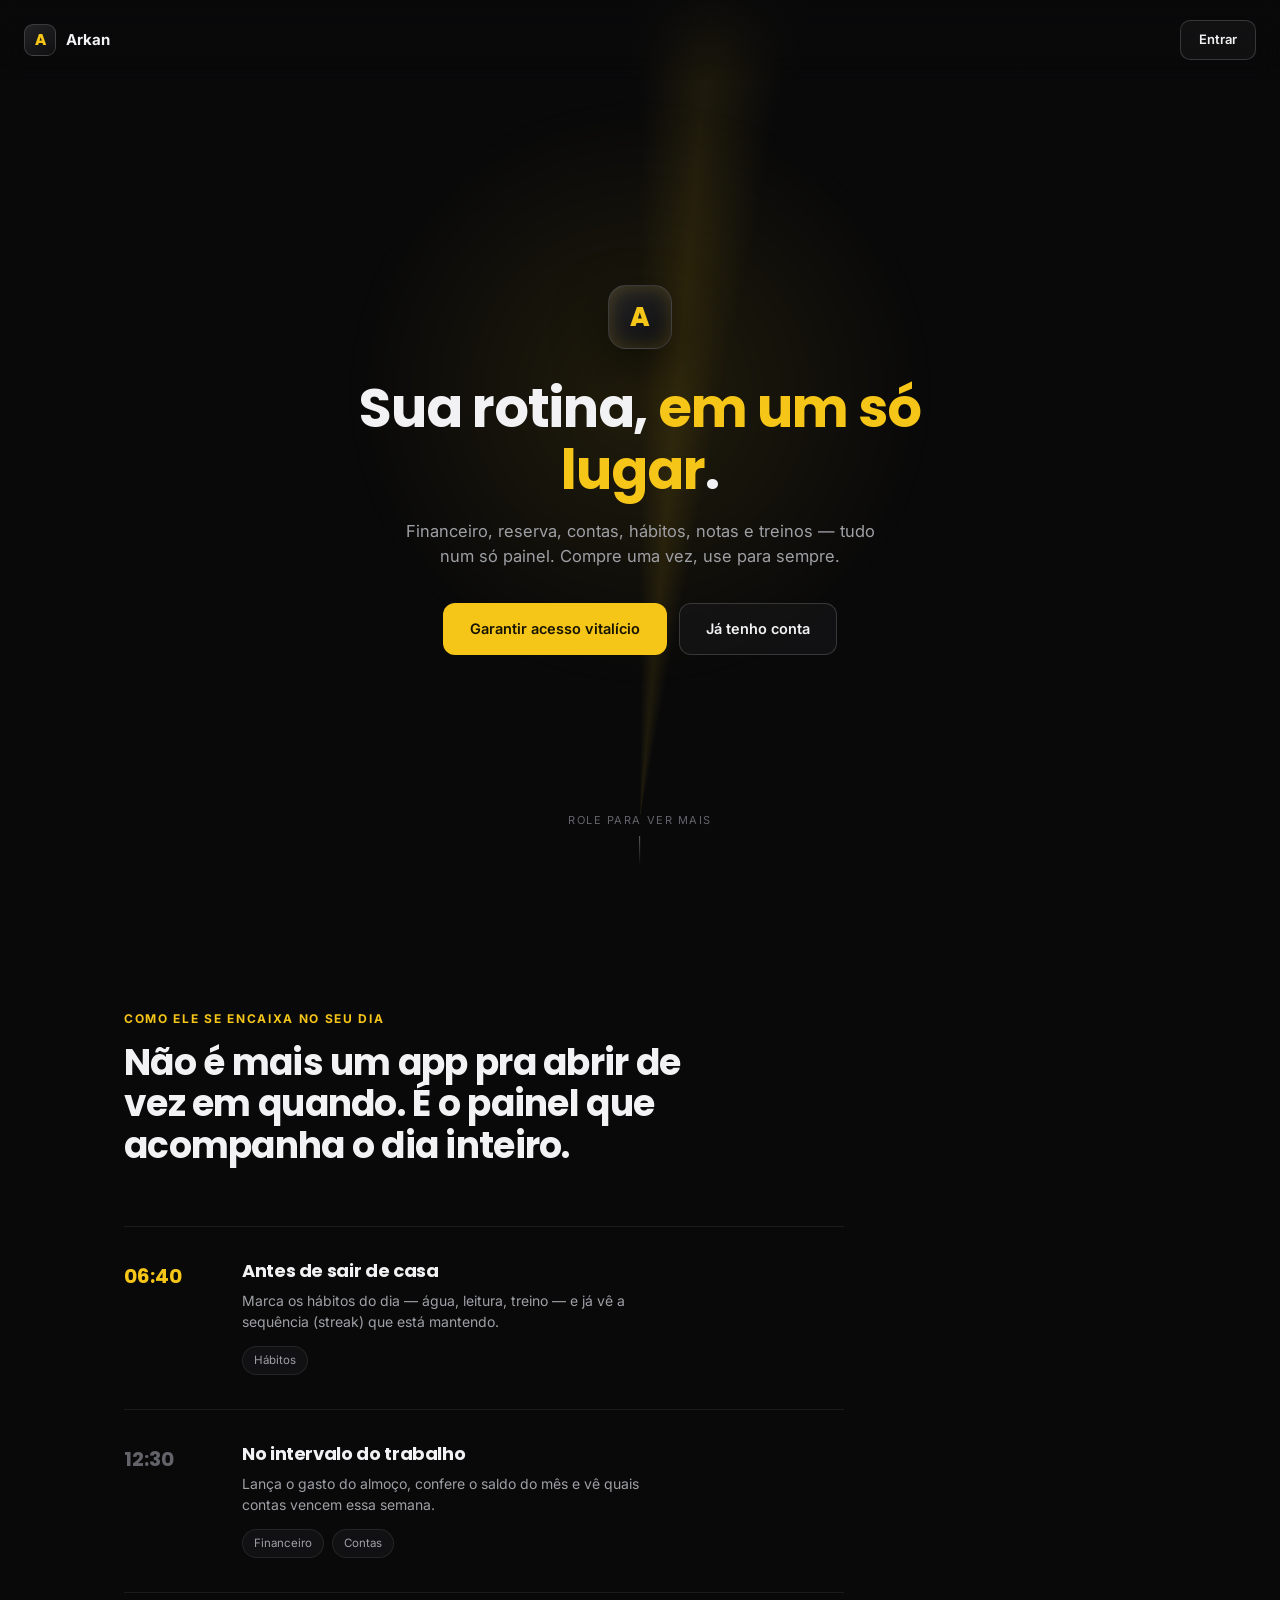
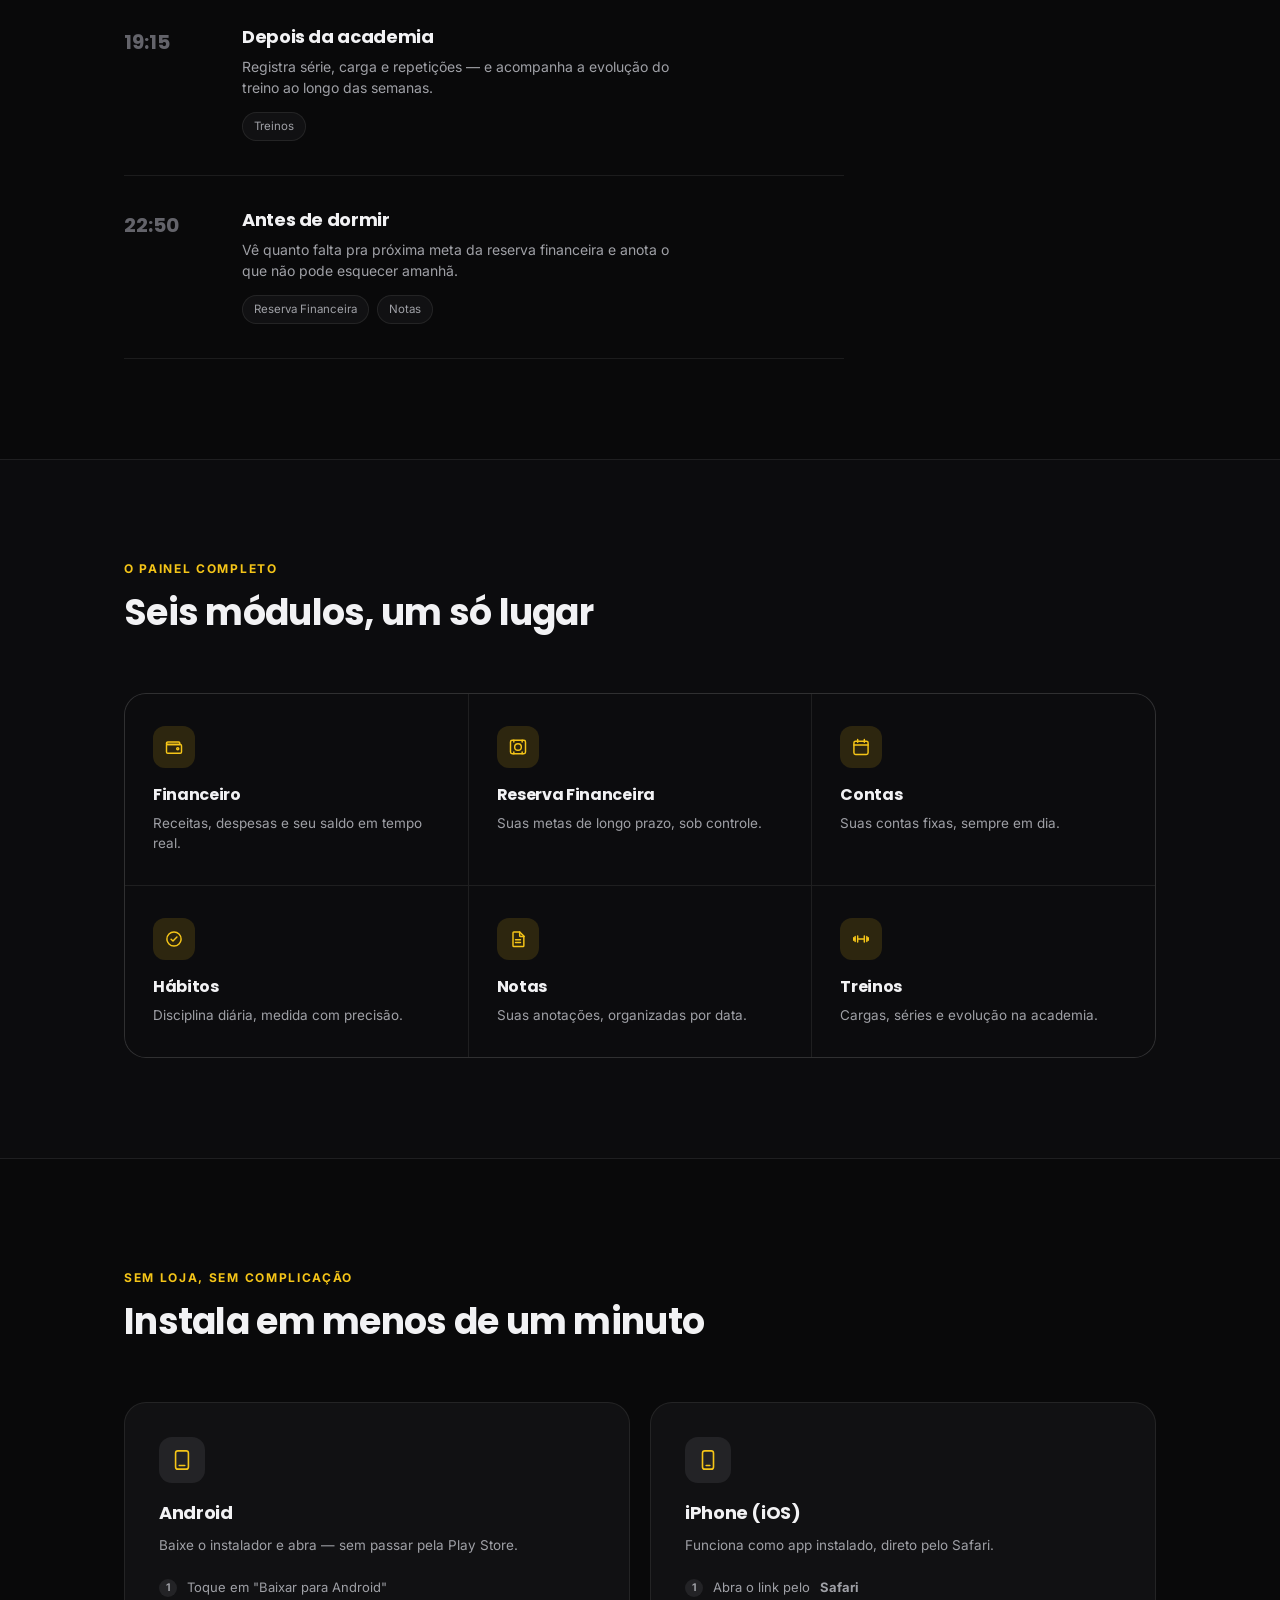
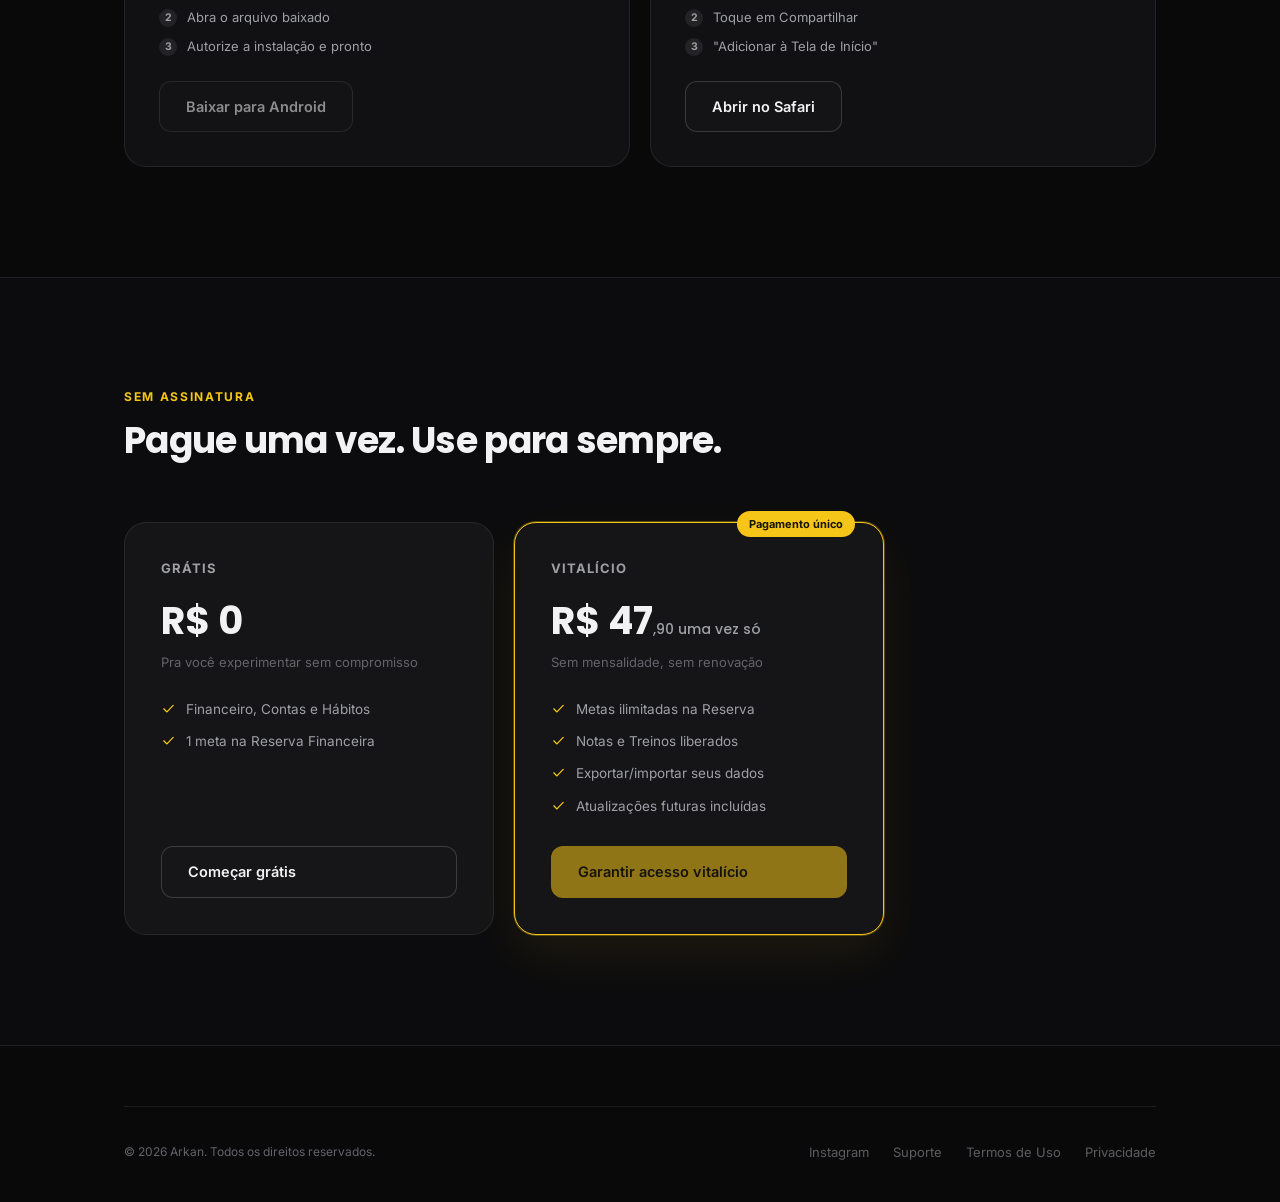
<file: index.html>
<!DOCTYPE html>
<html lang="pt-BR">
<head>
<meta charset="UTF-8">
<meta name="viewport" content="width=device-width, initial-scale=1.0">
<meta name="description" content="Arkan — o painel pessoal que acompanha o seu dia inteiro. Financeiro, reserva, contas, hábitos, notas e treinos, num só app. Acesso vitalício, sem assinatura.">
<meta name="color-scheme" content="dark">
<meta name="theme-color" content="#09090a">
<title>Arkan — Sua rotina em um só painel</title>
<link rel="icon" href="app/icons/favicon-32.png" sizes="32x32" type="image/png">
<link rel="preconnect" href="https://fonts.googleapis.com">
<link rel="preconnect" href="https://fonts.gstatic.com" crossorigin>
<link href="https://fonts.googleapis.com/css2?family=Poppins:wght@600;700;800&family=Inter:wght@400;500;600;700&display=swap" rel="stylesheet">
<link rel="stylesheet" href="landing.css">
</head>
<body>

<!-- ============================= NAV ============================= -->
<nav class="nav">
  <div class="nav-brand">
    <div class="nav-mark">A</div>
    Arkan
  </div>
  <a class="nav-cta" href="app/">Entrar</a>
</nav>

<!-- ============================= HERO ============================= -->
<header class="hero">
  <div class="hero-beam-layer"><div class="hero-beam"></div></div>
  <div class="hero-glow"></div>
  <div class="hero-content">
    <div class="hero-mark">A</div>
    <h1>Sua rotina, <em>em um só lugar</em>.</h1>
    <p>Financeiro, reserva, contas, hábitos, notas e treinos — tudo num só painel. Compre uma vez, use para sempre.</p>
    <div class="hero-ctas">
      <a class="btn btn-accent" href="#precos">Garantir acesso vitalício</a>
      <a class="btn btn-outline" href="app/">Já tenho conta</a>
    </div>
  </div>
  <div class="hero-scroll-hint"><span>Role para ver mais</span><div class="line"></div></div>
</header>

<!-- ============================= RITMO DO DIA ============================= -->
<section class="rhythm">
  <div class="wrap">
    <div class="section-eyebrow">Como ele se encaixa no seu dia</div>
    <h2 class="section-title">Não é mais um app pra abrir de vez em quando. É o painel que acompanha o dia inteiro.</h2>

    <div class="rhythm-list">
      <div class="rhythm-item is-active">
        <div class="rhythm-time">06:40</div>
        <div class="rhythm-body">
          <h3>Antes de sair de casa</h3>
          <p>Marca os hábitos do dia — água, leitura, treino — e já vê a sequência (streak) que está mantendo.</p>
          <div class="rhythm-tags"><span class="rhythm-tag">Hábitos</span></div>
        </div>
      </div>
      <div class="rhythm-item">
        <div class="rhythm-time">12:30</div>
        <div class="rhythm-body">
          <h3>No intervalo do trabalho</h3>
          <p>Lança o gasto do almoço, confere o saldo do mês e vê quais contas vencem essa semana.</p>
          <div class="rhythm-tags"><span class="rhythm-tag">Financeiro</span><span class="rhythm-tag">Contas</span></div>
        </div>
      </div>
      <div class="rhythm-item">
        <div class="rhythm-time">19:15</div>
        <div class="rhythm-body">
          <h3>Depois da academia</h3>
          <p>Registra série, carga e repetições — e acompanha a evolução do treino ao longo das semanas.</p>
          <div class="rhythm-tags"><span class="rhythm-tag">Treinos</span></div>
        </div>
      </div>
      <div class="rhythm-item">
        <div class="rhythm-time">22:50</div>
        <div class="rhythm-body">
          <h3>Antes de dormir</h3>
          <p>Vê quanto falta pra próxima meta da reserva financeira e anota o que não pode esquecer amanhã.</p>
          <div class="rhythm-tags"><span class="rhythm-tag">Reserva Financeira</span><span class="rhythm-tag">Notas</span></div>
        </div>
      </div>
    </div>
  </div>
</section>

<!-- ============================= RECURSOS ============================= -->
<section class="features">
  <div class="wrap">
    <div class="section-eyebrow">O painel completo</div>
    <h2 class="section-title">Seis módulos, um só lugar</h2>
    <div class="features-grid">
      <div class="feature-card">
        <div class="feature-ic"><svg width="20" height="20" viewBox="0 0 24 24" fill="none" stroke="currentColor" stroke-width="1.75" stroke-linecap="round" stroke-linejoin="round"><path d="M3 7.5A1.5 1.5 0 0 1 4.5 6h13A1.5 1.5 0 0 1 19 7.5V9H4.5A1.5 1.5 0 0 1 3 7.5Z"/><path d="M3 9v9a1.5 1.5 0 0 0 1.5 1.5h15A1.5 1.5 0 0 0 21 18V10.5A1.5 1.5 0 0 0 19.5 9H4.5A1.5 1.5 0 0 1 3 7.5"/><circle cx="16.5" cy="14" r="1.25"/></svg></div>
        <h3>Financeiro</h3>
        <p>Receitas, despesas e seu saldo em tempo real.</p>
      </div>
      <div class="feature-card">
        <div class="feature-ic"><svg width="20" height="20" viewBox="0 0 24 24" fill="none" stroke="currentColor" stroke-width="1.75" stroke-linecap="round" stroke-linejoin="round"><rect x="3" y="4" width="18" height="16" rx="2"/><circle cx="12" cy="12" r="4"/><path d="M7 4v2M17 4v2M7 18v2M17 18v2"/></svg></div>
        <h3>Reserva Financeira</h3>
        <p>Suas metas de longo prazo, sob controle.</p>
      </div>
      <div class="feature-card">
        <div class="feature-ic"><svg width="20" height="20" viewBox="0 0 24 24" fill="none" stroke="currentColor" stroke-width="1.75" stroke-linecap="round" stroke-linejoin="round"><rect x="3.5" y="5" width="17" height="16" rx="2"/><path d="M3.5 9.5h17"/><path d="M8 3v3.2M16 3v3.2"/></svg></div>
        <h3>Contas</h3>
        <p>Suas contas fixas, sempre em dia.</p>
      </div>
      <div class="feature-card">
        <div class="feature-ic"><svg width="20" height="20" viewBox="0 0 24 24" fill="none" stroke="currentColor" stroke-width="1.75" stroke-linecap="round" stroke-linejoin="round"><circle cx="12" cy="12" r="8.5"/><path d="m8.5 12.2 2.3 2.3 4.7-4.9"/></svg></div>
        <h3>Hábitos</h3>
        <p>Disciplina diária, medida com precisão.</p>
      </div>
      <div class="feature-card">
        <div class="feature-ic"><svg width="20" height="20" viewBox="0 0 24 24" fill="none" stroke="currentColor" stroke-width="1.75" stroke-linecap="round" stroke-linejoin="round"><path d="M7 3.5h7L19 8.5V20a1 1 0 0 1-1 1H7a1 1 0 0 1-1-1V4.5a1 1 0 0 1 1-1Z"/><path d="M14 3.5V8a1 1 0 0 0 1 1h4.4"/><path d="M9 13h6M9 16.2h6"/></svg></div>
        <h3>Notas</h3>
        <p>Suas anotações, organizadas por data.</p>
      </div>
      <div class="feature-card">
        <div class="feature-ic"><svg width="20" height="20" viewBox="0 0 24 24" fill="none" stroke="currentColor" stroke-width="1.75" stroke-linecap="round" stroke-linejoin="round"><path d="M5 9v6M3.3 10.5v3M19 9v6M20.7 10.5v3"/><path d="M8 8.5v7M16 8.5v7"/><path d="M8 12h8"/></svg></div>
        <h3>Treinos</h3>
        <p>Cargas, séries e evolução na academia.</p>
      </div>
    </div>
  </div>
</section>

<!-- ============================= INSTALAÇÃO ============================= -->
<section class="install">
  <div class="wrap">
    <div class="section-eyebrow">Sem loja, sem complicação</div>
    <h2 class="section-title">Instala em menos de um minuto</h2>
    <div class="install-grid">
      <div class="install-card">
        <div class="platform-ic"><svg width="22" height="22" viewBox="0 0 24 24" fill="none" stroke="currentColor" stroke-width="1.75" stroke-linecap="round" stroke-linejoin="round"><rect x="5" y="2" width="14" height="20" rx="2.5"/><path d="M9 18h6"/></svg></div>
        <h3>Android</h3>
        <p>Baixe o instalador e abra — sem passar pela Play Store.</p>
        <ul class="install-steps">
          <li><span class="n">1</span>Toque em "Baixar para Android"</li>
          <li><span class="n">2</span>Abra o arquivo baixado</li>
          <li><span class="n">3</span>Autorize a instalação e pronto</li>
        </ul>
        <a class="btn btn-outline" href="#" aria-disabled="true">Baixar para Android</a>
      </div>
      <div class="install-card">
        <div class="platform-ic"><svg width="22" height="22" viewBox="0 0 24 24" fill="none" stroke="currentColor" stroke-width="1.75" stroke-linecap="round" stroke-linejoin="round"><rect x="6" y="2" width="12" height="20" rx="2.5"/><path d="M10 18h4"/></svg></div>
        <h3>iPhone (iOS)</h3>
        <p>Funciona como app instalado, direto pelo Safari.</p>
        <ul class="install-steps">
          <li><span class="n">1</span>Abra o link pelo <strong>Safari</strong></li>
          <li><span class="n">2</span>Toque em Compartilhar</li>
          <li><span class="n">3</span>"Adicionar à Tela de Início"</li>
        </ul>
        <a class="btn btn-outline" href="app/">Abrir no Safari</a>
      </div>
    </div>
  </div>
</section>

<!-- ============================= PREÇOS ============================= -->
<section class="pricing" id="precos">
  <div class="wrap">
    <div class="section-eyebrow">Sem assinatura</div>
    <h2 class="section-title">Pague uma vez. Use para sempre.</h2>
    <div class="pricing-grid">
      <div class="price-card">
        <div class="price-name">Grátis</div>
        <div class="price-value">R$ 0</div>
        <div class="price-desc">Pra você experimentar sem compromisso</div>
        <ul class="price-features">
          <li><svg width="15" height="15" viewBox="0 0 24 24" fill="none" stroke="currentColor" stroke-width="2" stroke-linecap="round" stroke-linejoin="round"><path d="m4.5 12.5 5 5L19.5 7"/></svg>Financeiro, Contas e Hábitos</li>
          <li><svg width="15" height="15" viewBox="0 0 24 24" fill="none" stroke="currentColor" stroke-width="2" stroke-linecap="round" stroke-linejoin="round"><path d="m4.5 12.5 5 5L19.5 7"/></svg>1 meta na Reserva Financeira</li>
        </ul>
        <a class="btn btn-outline" href="app/">Começar grátis</a>
      </div>
      <div class="price-card is-premium">
        <div class="price-badge">Pagamento único</div>
        <div class="price-name">Vitalício</div>
        <div class="price-value">R$ 47<span>,90 uma vez só</span></div>
        <div class="price-desc">Sem mensalidade, sem renovação</div>
        <ul class="price-features">
          <li><svg width="15" height="15" viewBox="0 0 24 24" fill="none" stroke="currentColor" stroke-width="2" stroke-linecap="round" stroke-linejoin="round"><path d="m4.5 12.5 5 5L19.5 7"/></svg>Metas ilimitadas na Reserva</li>
          <li><svg width="15" height="15" viewBox="0 0 24 24" fill="none" stroke="currentColor" stroke-width="2" stroke-linecap="round" stroke-linejoin="round"><path d="m4.5 12.5 5 5L19.5 7"/></svg>Notas e Treinos liberados</li>
          <li><svg width="15" height="15" viewBox="0 0 24 24" fill="none" stroke="currentColor" stroke-width="2" stroke-linecap="round" stroke-linejoin="round"><path d="m4.5 12.5 5 5L19.5 7"/></svg>Exportar/importar seus dados</li>
          <li><svg width="15" height="15" viewBox="0 0 24 24" fill="none" stroke="currentColor" stroke-width="2" stroke-linecap="round" stroke-linejoin="round"><path d="m4.5 12.5 5 5L19.5 7"/></svg>Atualizações futuras incluídas</li>
        </ul>
        <a class="btn btn-accent" href="#" aria-disabled="true">Garantir acesso vitalício</a>
      </div>
    </div>
  </div>
</section>

<!-- ============================= RODAPÉ ============================= -->
<footer class="footer">
  <div class="wrap">
    <div class="footer-inner">
      <div class="footer-copy">© 2026 Arkan. Todos os direitos reservados.</div>
      <div class="footer-links">
        <a href="#" aria-disabled="true">Instagram</a>
        <a href="#" aria-disabled="true">Suporte</a>
        <a href="#" aria-disabled="true">Termos de Uso</a>
        <a href="#" aria-disabled="true">Privacidade</a>
      </div>
    </div>
  </div>
</footer>

</body>
</html>
</file>
<file: landing.css>
/* =========================================================
   ARKAN — LANDING PAGE
   Mesma identidade de marca do app (preto, grafite, dourado),
   layout e ritmo próprios de uma página de vendas.
   ========================================================= */

:root{
  --bg:#09090a;
  --bg-2:#0c0c0e;
  --surface: rgba(24,24,26,0.6);
  --surface-solid:#151517;
  --graphite:#232326;
  --border: rgba(255,255,255,0.08);
  --border-strong: rgba(255,255,255,0.16);
  --accent:#F5C518;
  --accent-rgb:245,197,24;
  --accent-dim: rgba(245,197,24,0.14);
  --accent-ink:#171400;
  --text:#F2F2F4;
  --text-dim:#9fa0a6;
  --text-faint:#63636a;
  --radius-lg:22px;
  --radius-md:14px;
  --ease: cubic-bezier(.22,1,.36,1);
}

*{ box-sizing:border-box; margin:0; padding:0; }
html{ scroll-behavior:smooth; }
body{
  background:var(--bg);
  color:var(--text);
  font-family:'Inter', system-ui, sans-serif;
  -webkit-font-smoothing:antialiased;
  overflow-x:hidden;
  line-height:1.5;
}
h1,h2,h3{ font-family:'Poppins', system-ui, sans-serif; letter-spacing:-0.02em; line-height:1.15; }
a{ color:inherit; text-decoration:none; }
img,svg{ display:block; }
.icon{ flex-shrink:0; }
::selection{ background:var(--accent-dim); color:var(--accent); }

.wrap{ max-width:1080px; margin:0 auto; padding:0 24px; }

/* ---------- Navegação ---------- */
.nav{
  position:fixed; top:0; left:0; right:0; z-index:50;
  display:flex; align-items:center; justify-content:space-between;
  padding:20px 24px; backdrop-filter: blur(14px);
  background:linear-gradient(180deg, rgba(9,9,10,.85), rgba(9,9,10,0));
}
.nav-brand{ display:flex; align-items:center; gap:10px; font-weight:700; font-size:15px; }
.nav-mark{
  width:32px; height:32px; border-radius:9px; background:linear-gradient(145deg,var(--graphite),#0f0f10);
  border:1px solid var(--border-strong); display:flex; align-items:center; justify-content:center;
  color:var(--accent); font-weight:800; font-family:'Poppins';
}
.nav-cta{
  font-size:13px; font-weight:600; padding:9px 18px; border-radius:10px;
  border:1px solid var(--border-strong); background:var(--surface); transition:all .2s var(--ease);
}
.nav-cta:hover{ border-color:var(--accent); color:var(--accent); }

/* ---------- Hero: o feixe de vigia é o elemento de assinatura da marca ---------- */
.hero{
  position:relative; min-height:100vh; display:flex; align-items:center; justify-content:center;
  text-align:center; overflow:hidden; padding:120px 24px 80px;
}
.hero-beam-layer{ position:absolute; inset:0; z-index:0; overflow:hidden; pointer-events:none; }
.hero-beam{
  position:absolute; top:-30%; left:50%; width:170vmax; height:170vmax; transform:translateX(-50%);
  background: conic-gradient(from 0deg at 50% 50%,
    transparent 0deg, rgba(var(--accent-rgb),0.09) 5deg, transparent 11deg, transparent 360deg);
  animation: sweep 13s linear infinite;
}
@keyframes sweep{ to{ transform:translateX(-50%) rotate(360deg); } }
.hero-glow{
  position:absolute; top:8%; left:50%; transform:translateX(-50%);
  width:640px; height:640px; border-radius:50%;
  background: radial-gradient(circle, rgba(var(--accent-rgb),0.10), transparent 65%);
  filter:blur(10px); pointer-events:none;
}
.hero-content{ position:relative; z-index:1; max-width:640px; }
.hero-mark{
  width:64px; height:64px; margin:0 auto 28px; border-radius:18px;
  background:linear-gradient(145deg,var(--graphite),#0f0f10); border:1px solid var(--border-strong);
  display:flex; align-items:center; justify-content:center; color:var(--accent);
  font-family:'Poppins'; font-weight:800; font-size:26px;
  box-shadow: inset 0 0 20px rgba(var(--accent-rgb),.2), 0 20px 50px rgba(0,0,0,.5);
  animation: fadeUp .8s var(--ease) both;
}
.hero h1{
  font-size:clamp(34px, 6vw, 54px); font-weight:700; margin-bottom:18px;
  animation: fadeUp .8s var(--ease) .1s both;
}
.hero h1 em{ color:var(--accent); font-style:normal; }
.hero p{
  font-size:16.5px; color:var(--text-dim); max-width:480px; margin:0 auto 34px;
  animation: fadeUp .8s var(--ease) .2s both;
}
.hero-ctas{ display:flex; gap:12px; justify-content:center; flex-wrap:wrap; animation: fadeUp .8s var(--ease) .3s both; }
@keyframes fadeUp{ from{ opacity:0; transform:translateY(14px); } to{ opacity:1; transform:translateY(0); } }

.btn{
  display:inline-flex; align-items:center; gap:8px; padding:14px 26px; border-radius:12px;
  font-size:14.5px; font-weight:600; transition:all .2s var(--ease); border:1px solid transparent;
}
.btn-accent{ background:var(--accent); color:var(--accent-ink); }
.btn-accent:hover{ box-shadow:0 10px 28px rgba(var(--accent-rgb),.35); transform:translateY(-2px); }
.btn-outline{ border-color:var(--border-strong); color:var(--text); background:var(--surface); }
.btn-outline:hover{ border-color:var(--accent); color:var(--accent); }

.hero-scroll-hint{
  position:absolute; bottom:34px; left:50%; transform:translateX(-50%);
  font-size:11px; color:var(--text-faint); text-transform:uppercase; letter-spacing:.14em;
  display:flex; flex-direction:column; align-items:center; gap:8px; z-index:1;
}
.hero-scroll-hint .line{ width:1px; height:30px; background:linear-gradient(var(--text-faint), transparent); animation:scrollLine 1.8s ease-in-out infinite; }
@keyframes scrollLine{ 0%,100%{ opacity:.3; } 50%{ opacity:1; } }

/* ---------- Seção "ritmo do dia" — estrutura real, não decorativa ---------- */
.rhythm{ padding:110px 0 100px; position:relative; }
.section-eyebrow{ font-size:12px; font-weight:700; text-transform:uppercase; letter-spacing:.14em; color:var(--accent); margin-bottom:14px; }
.section-title{ font-size:clamp(26px,4vw,36px); font-weight:700; max-width:600px; margin-bottom:60px; }

.rhythm-list{ display:flex; flex-direction:column; gap:0; max-width:720px; }
.rhythm-item{
  display:grid; grid-template-columns:90px 1fr; gap:28px; padding:34px 0;
  border-top:1px solid var(--border); position:relative;
}
.rhythm-item:last-child{ border-bottom:1px solid var(--border); }
.rhythm-time{ font-family:'Poppins'; font-weight:700; font-size:20px; color:var(--text-faint); }
.rhythm-item.is-active .rhythm-time{ color:var(--accent); }
.rhythm-body h3{ font-size:18px; font-weight:700; margin-bottom:8px; }
.rhythm-body p{ font-size:14px; color:var(--text-dim); max-width:440px; }
.rhythm-tags{ display:flex; gap:8px; margin-top:14px; flex-wrap:wrap; }
.rhythm-tag{ font-size:11.5px; padding:5px 11px; border-radius:20px; background:var(--surface); border:1px solid var(--border); color:var(--text-dim); }

/* ---------- Recursos ---------- */
.features{ padding:100px 0; background:var(--bg-2); border-top:1px solid var(--border); border-bottom:1px solid var(--border); }
.features-grid{ display:grid; grid-template-columns:repeat(3,1fr); gap:1px; background:var(--border); border:1px solid var(--border); border-radius:var(--radius-lg); overflow:hidden; margin-top:50px; }
.feature-card{ background:var(--bg-2); padding:32px 28px; transition:background .2s var(--ease); }
.feature-card:hover{ background:var(--surface-solid); }
.feature-ic{
  width:42px; height:42px; border-radius:12px; background:var(--accent-dim); color:var(--accent);
  display:flex; align-items:center; justify-content:center; margin-bottom:18px;
}
.feature-card h3{ font-size:16px; font-weight:700; margin-bottom:8px; }
.feature-card p{ font-size:13.5px; color:var(--text-dim); }

/* ---------- Instalação ---------- */
.install{ padding:110px 0; }
.install-grid{ display:grid; grid-template-columns:1fr 1fr; gap:20px; margin-top:50px; }
.install-card{ background:var(--surface); border:1px solid var(--border); border-radius:var(--radius-lg); padding:34px; }
.install-card .platform-ic{ width:46px; height:46px; border-radius:13px; background:var(--graphite); display:flex; align-items:center; justify-content:center; margin-bottom:20px; color:var(--accent); }
.install-card h3{ font-size:18px; font-weight:700; margin-bottom:10px; }
.install-card p{ font-size:13.5px; color:var(--text-dim); margin-bottom:22px; line-height:1.65; }
.install-steps{ list-style:none; display:flex; flex-direction:column; gap:10px; margin-bottom:24px; }
.install-steps li{ font-size:13px; color:var(--text-dim); display:flex; gap:10px; align-items:flex-start; }
.install-steps li .n{ width:18px; height:18px; border-radius:50%; background:var(--graphite); color:var(--text-dim); font-size:10.5px; font-weight:700; display:flex; align-items:center; justify-content:center; flex-shrink:0; margin-top:1px; }

/* ---------- Preços ---------- */
.pricing{ padding:110px 0; background:var(--bg-2); border-top:1px solid var(--border); border-bottom:1px solid var(--border); }
.pricing-grid{ display:grid; grid-template-columns:1fr 1fr; gap:20px; margin-top:50px; max-width:760px; }
.price-card{ background:var(--surface-solid); border:1px solid var(--border); border-radius:var(--radius-lg); padding:36px; display:flex; flex-direction:column; }
.price-card.is-premium{ border-color:var(--accent); box-shadow:0 0 0 1px rgba(var(--accent-rgb),.3), 0 20px 50px rgba(var(--accent-rgb),.08); position:relative; }
.price-badge{ position:absolute; top:-12px; right:28px; background:var(--accent); color:var(--accent-ink); font-size:11px; font-weight:700; padding:5px 12px; border-radius:20px; }
.price-name{ font-size:13px; font-weight:700; text-transform:uppercase; letter-spacing:.08em; color:var(--text-dim); margin-bottom:14px; }
.price-value{ font-family:'Poppins'; font-size:38px; font-weight:700; margin-bottom:4px; }
.price-value span{ font-size:14px; font-weight:500; color:var(--text-dim); }
.price-desc{ font-size:13px; color:var(--text-faint); margin-bottom:26px; }
.price-features{ list-style:none; display:flex; flex-direction:column; gap:12px; margin-bottom:30px; flex:1; }
.price-features li{ font-size:13.5px; color:var(--text-dim); display:flex; gap:10px; align-items:flex-start; }
.price-features li svg{ color:var(--accent); flex-shrink:0; margin-top:2px; }

/* ---------- Rodapé ---------- */
.footer{ padding:60px 0 40px; }
.footer-inner{ display:flex; justify-content:space-between; align-items:center; flex-wrap:wrap; gap:20px; padding-top:36px; border-top:1px solid var(--border); }
.footer-links{ display:flex; gap:24px; flex-wrap:wrap; }
.footer-links a{ font-size:13px; color:var(--text-dim); transition:color .2s; }
.footer-links a:hover{ color:var(--accent); }
.footer-copy{ font-size:12px; color:var(--text-faint); }

/* Links que ainda não têm destino real (aguardando integração) —
   visualmente desativados, pra não parecerem um link quebrado. */
[aria-disabled="true"]{ opacity:.55; cursor:not-allowed; pointer-events:none; }

/* ---------- Responsivo ---------- */
@media (max-width:860px){
  .features-grid{ grid-template-columns:repeat(2,1fr); }
  .install-grid, .pricing-grid{ grid-template-columns:1fr; }
}
@media (max-width:560px){
  .features-grid{ grid-template-columns:1fr; }
  .rhythm-item{ grid-template-columns:1fr; gap:8px; }
  .hero{ padding-top:100px; }
  .footer-inner{ flex-direction:column; align-items:flex-start; }
}

@media (prefers-reduced-motion: reduce){
  *{ animation-duration:.001ms !important; }
}
</file>
